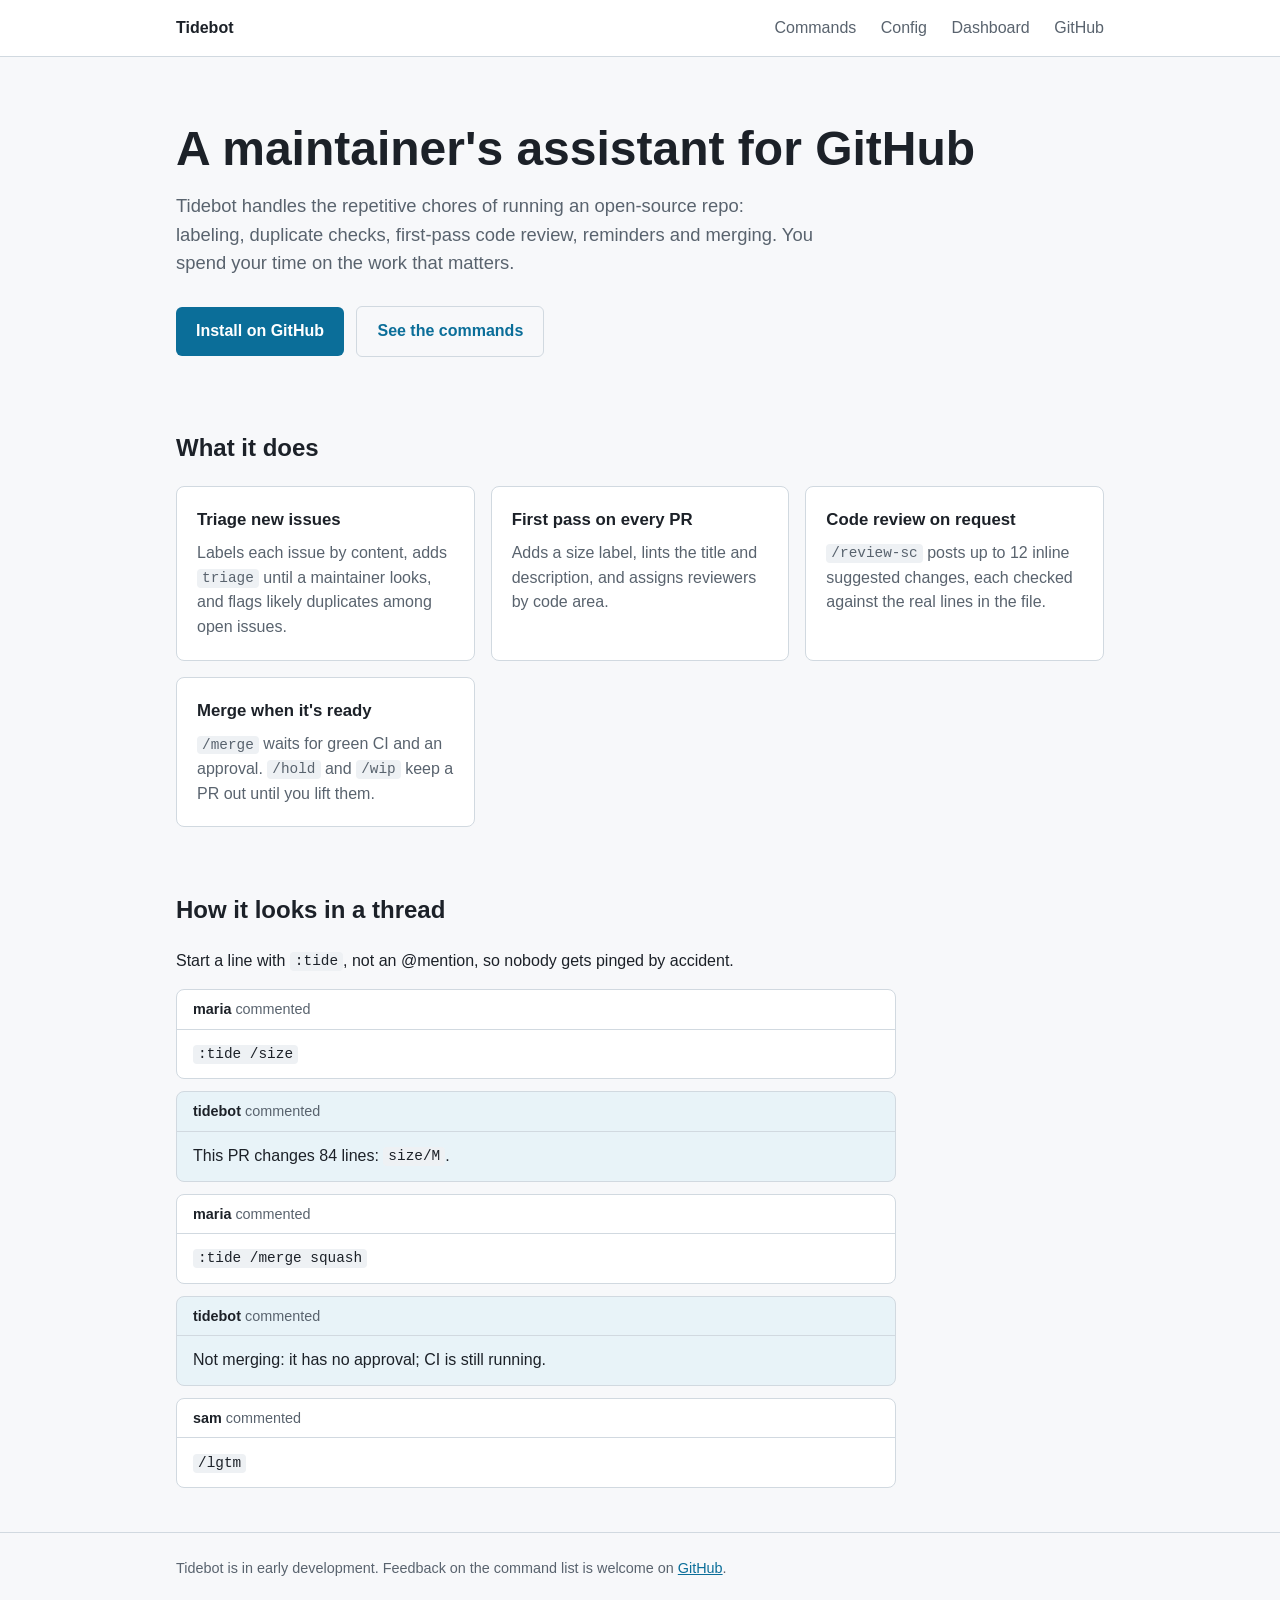
<file: site/index.html>
<!doctype html>
<html lang="en">
<head>
  <meta charset="utf-8">
  <meta name="viewport" content="width=device-width, initial-scale=1">
  <title>Tidebot</title>
  <meta name="description" content="A maintainer's assistant for GitHub: labeling, duplicate checks, first-pass code review, reminders and merging.">
  <link rel="stylesheet" href="style.css">
</head>
<body>
  <header class="top">
    <div class="wrap">
      <a class="brand" href="index.html">Tidebot</a>
      <nav>
        <a href="commands.html">Commands</a>
        <a href="config.html">Config</a>
        <a href="dashboard.html">Dashboard</a>
        <a href="https://github.com/Pranjal2007v/Tidebot">GitHub</a>
      </nav>
    </div>
  </header>

  <main class="wrap">
    <div class="hero">
      <h1>A maintainer's assistant for GitHub</h1>
      <p>Tidebot handles the repetitive chores of running an open-source repo: labeling,
        duplicate checks, first-pass code review, reminders and merging. You spend your time
        on the work that matters.</p>
      <a class="button" id="install" href="https://github.com/apps/tidebot/installations/new">Install on GitHub</a>
      <a class="button secondary" href="commands.html">See the commands</a>
    </div>

    <section id="features">
      <h2>What it does</h2>
      <div class="features">
        <div class="feature">
          <h3>Triage new issues</h3>
          <p>Labels each issue by content, adds <code>triage</code> until a maintainer looks,
            and flags likely duplicates among open issues.</p>
        </div>
        <div class="feature">
          <h3>First pass on every PR</h3>
          <p>Adds a size label, lints the title and description, and assigns reviewers by
            code area.</p>
        </div>
        <div class="feature">
          <h3>Code review on request</h3>
          <p><code>/review-sc</code> posts up to 12 inline suggested changes, each checked
            against the real lines in the file.</p>
        </div>
        <div class="feature">
          <h3>Merge when it's ready</h3>
          <p><code>/merge</code> waits for green CI and an approval. <code>/hold</code> and
            <code>/wip</code> keep a PR out until you lift them.</p>
        </div>
      </div>
    </section>

    <section id="example">
      <h2>How it looks in a thread</h2>
      <p>Start a line with <code>:tide</code>, not an @mention, so nobody gets pinged by accident.</p>
      <div class="thread">
        <div class="comment">
          <div class="meta"><strong>maria</strong> commented</div>
          <div class="body"><p><code>:tide /size</code></p></div>
        </div>
        <div class="comment bot">
          <div class="meta"><strong>tidebot</strong> commented</div>
          <div class="body"><p>This PR changes 84 lines: <code>size/M</code>.</p></div>
        </div>
        <div class="comment">
          <div class="meta"><strong>maria</strong> commented</div>
          <div class="body"><p><code>:tide /merge squash</code></p></div>
        </div>
        <div class="comment bot">
          <div class="meta"><strong>tidebot</strong> commented</div>
          <div class="body"><p>Not merging: it has no approval; CI is still running.</p></div>
        </div>
        <div class="comment">
          <div class="meta"><strong>sam</strong> commented</div>
          <div class="body"><p><code>/lgtm</code></p></div>
        </div>
      </div>
    </section>
  </main>

  <footer>
    <div class="wrap">Tidebot is in early development. Feedback on the command list is welcome on
      <a href="https://github.com/Pranjal2007v/Tidebot/issues">GitHub</a>.</div>
  </footer>
</body>
</html>
</file>
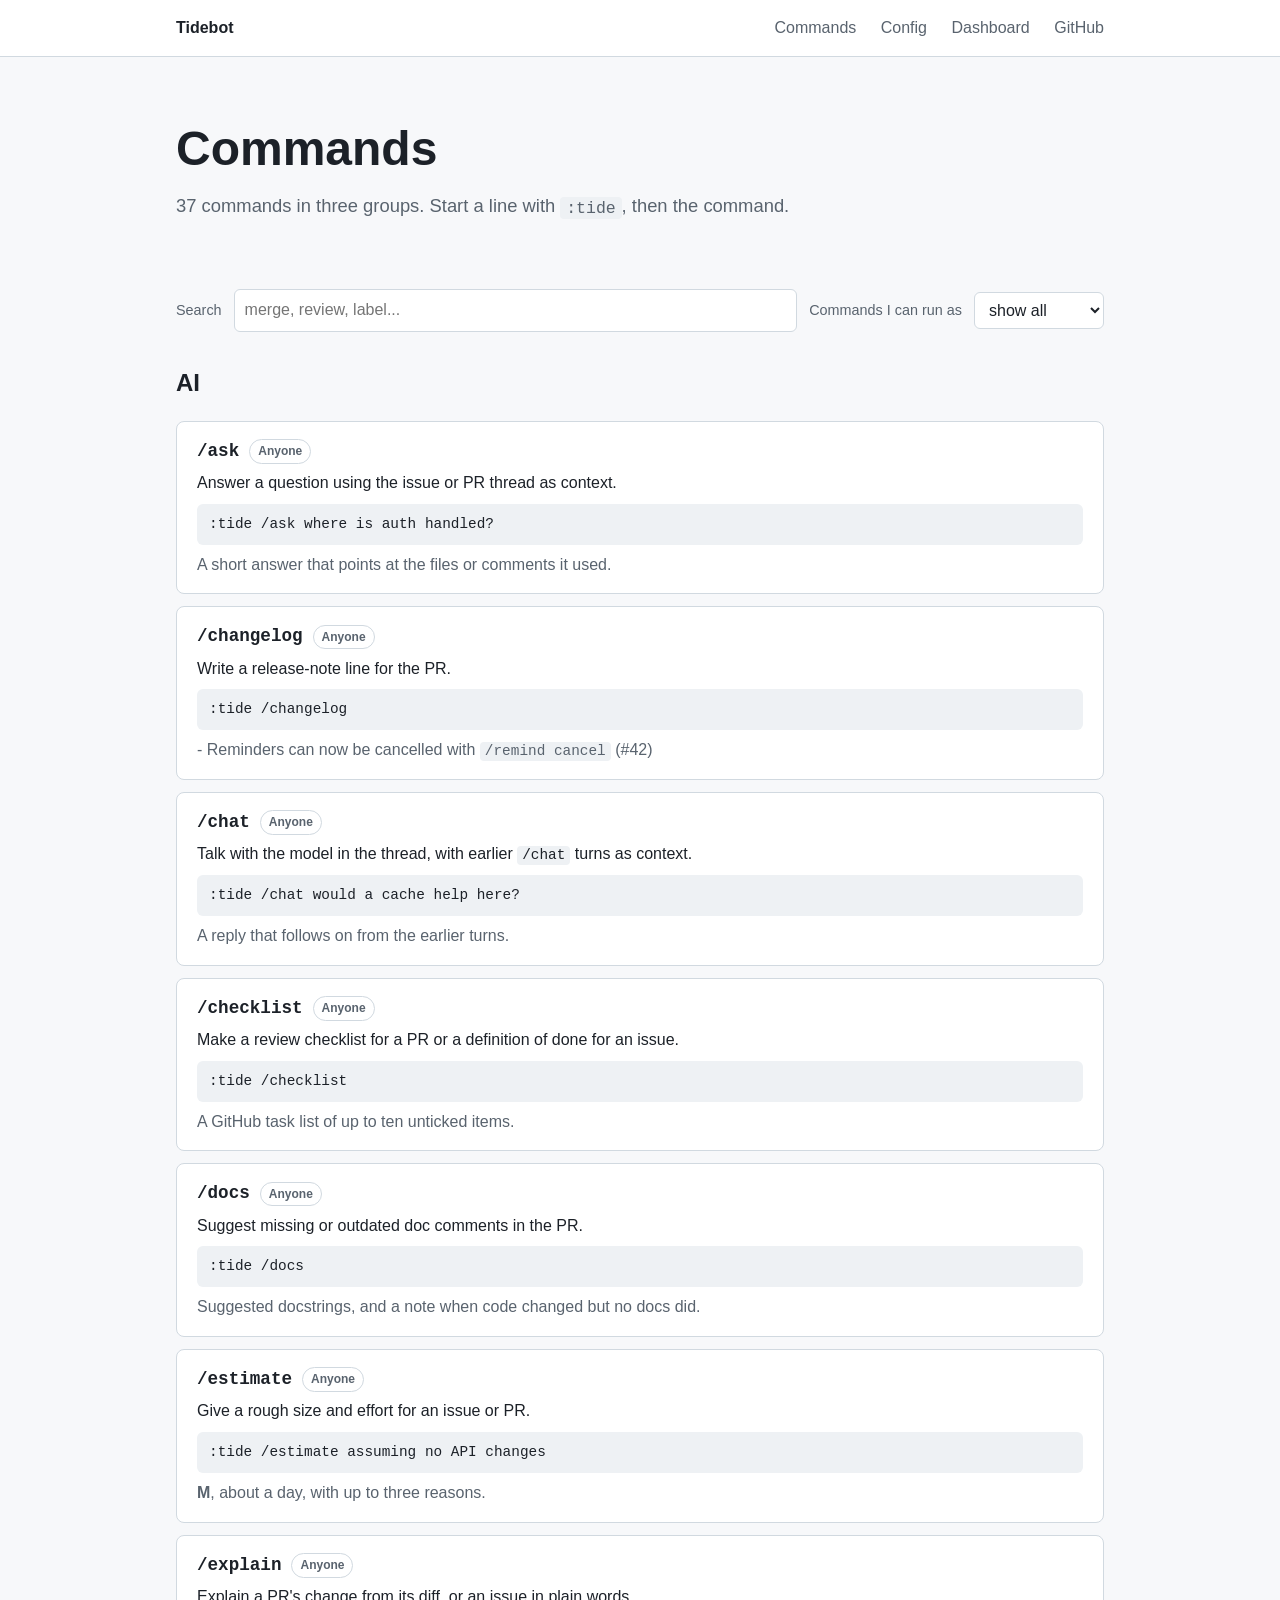
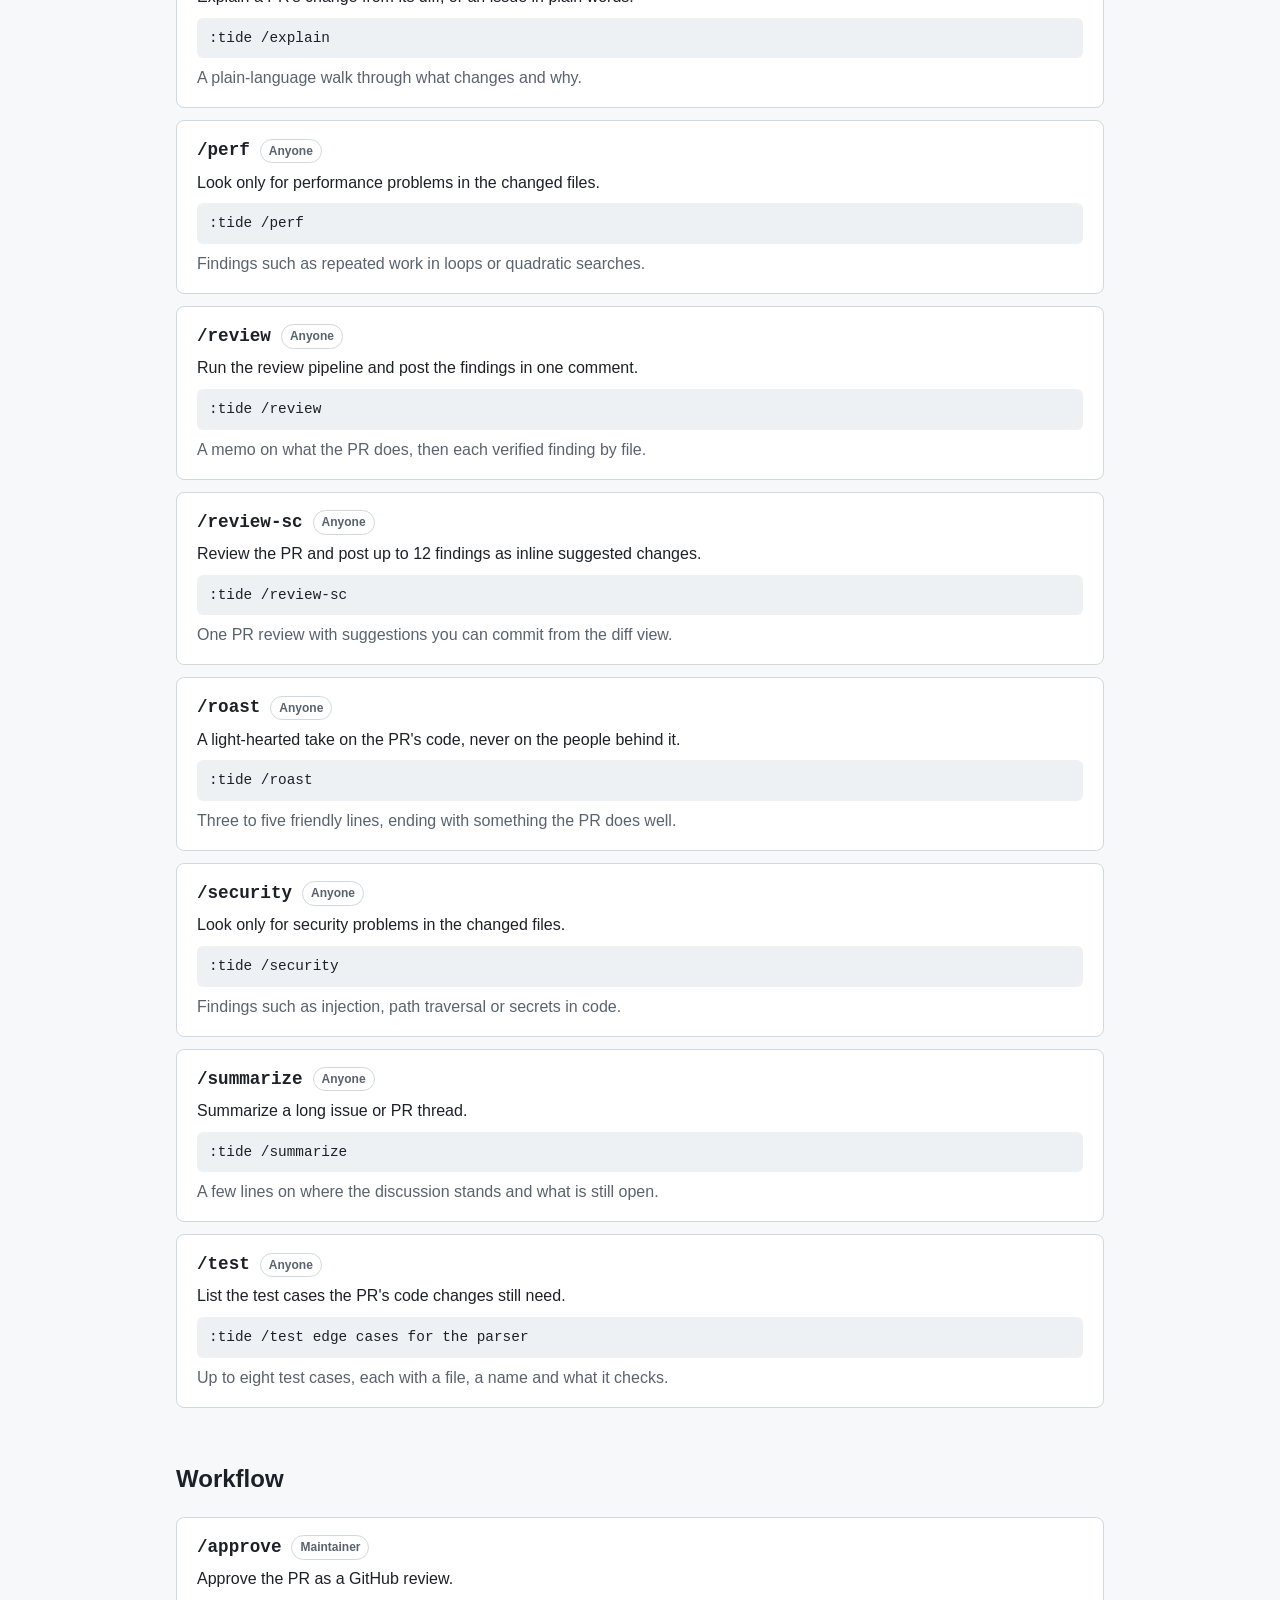
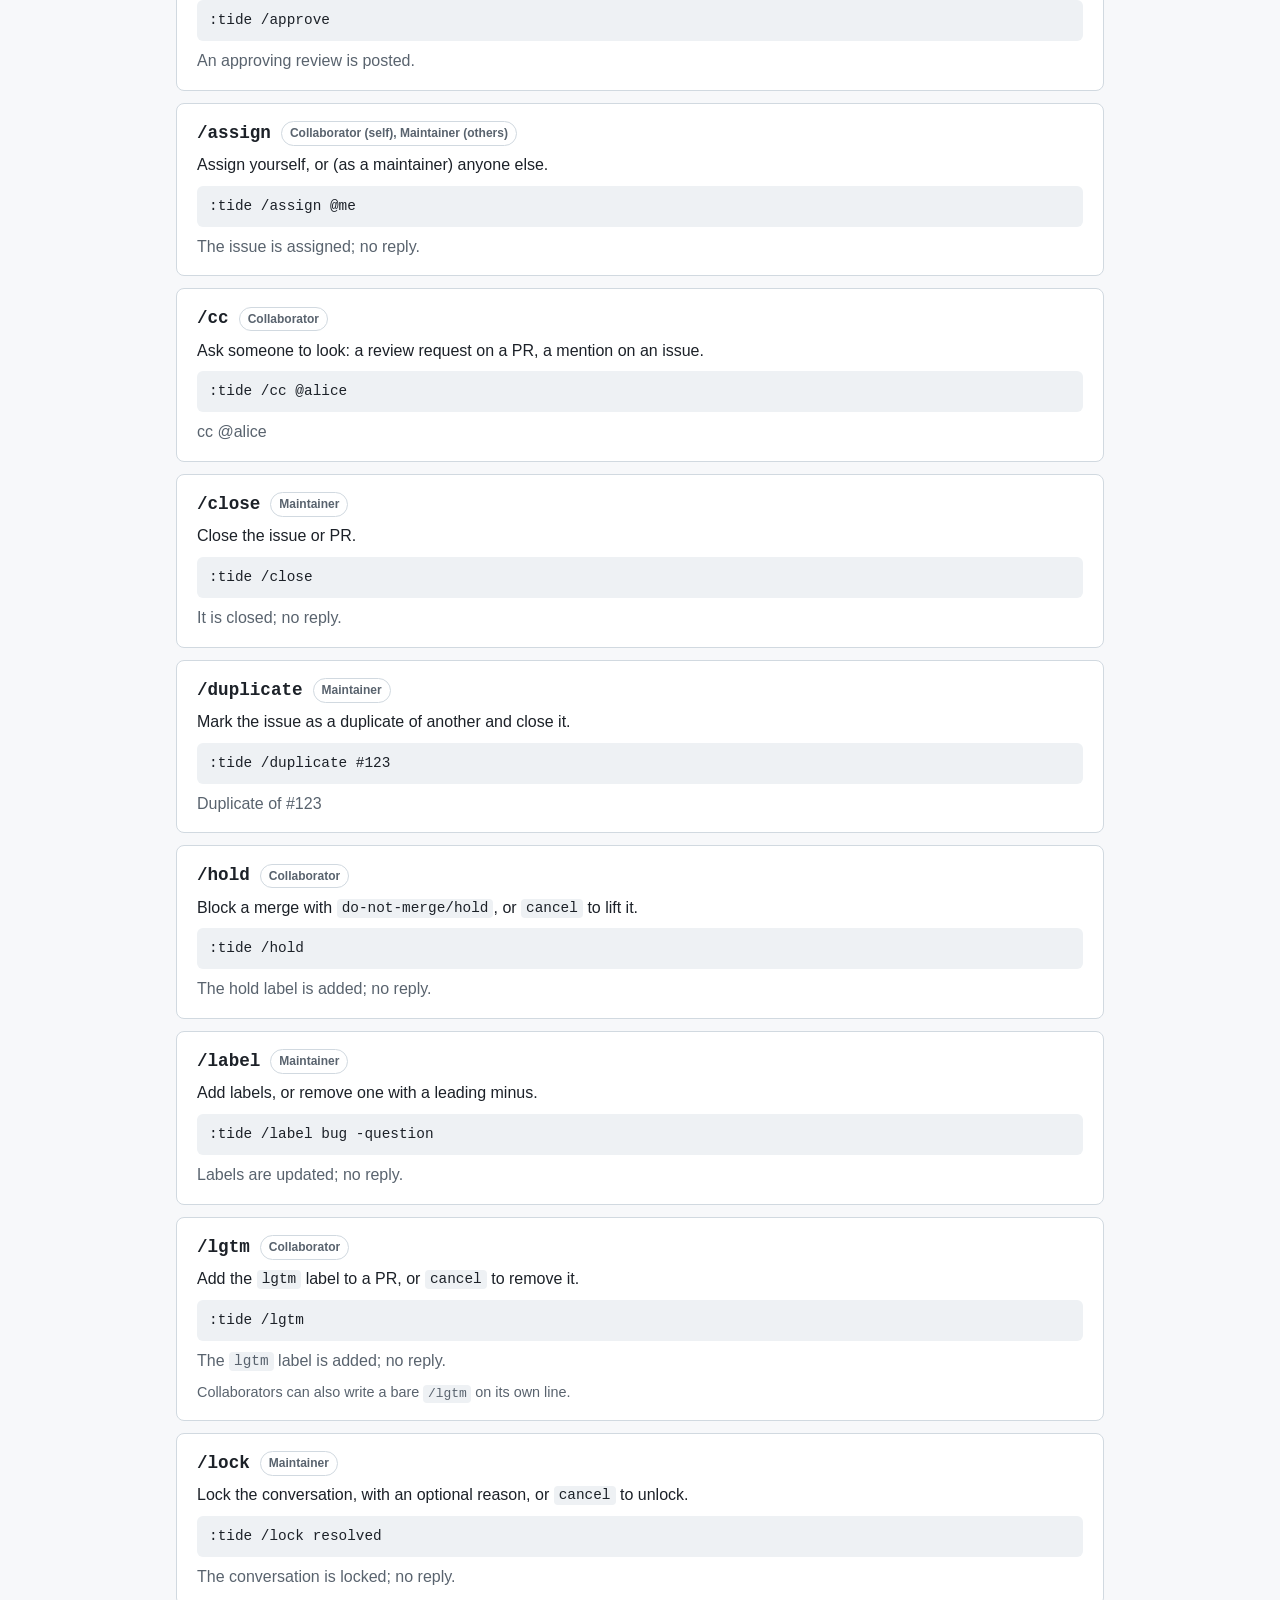
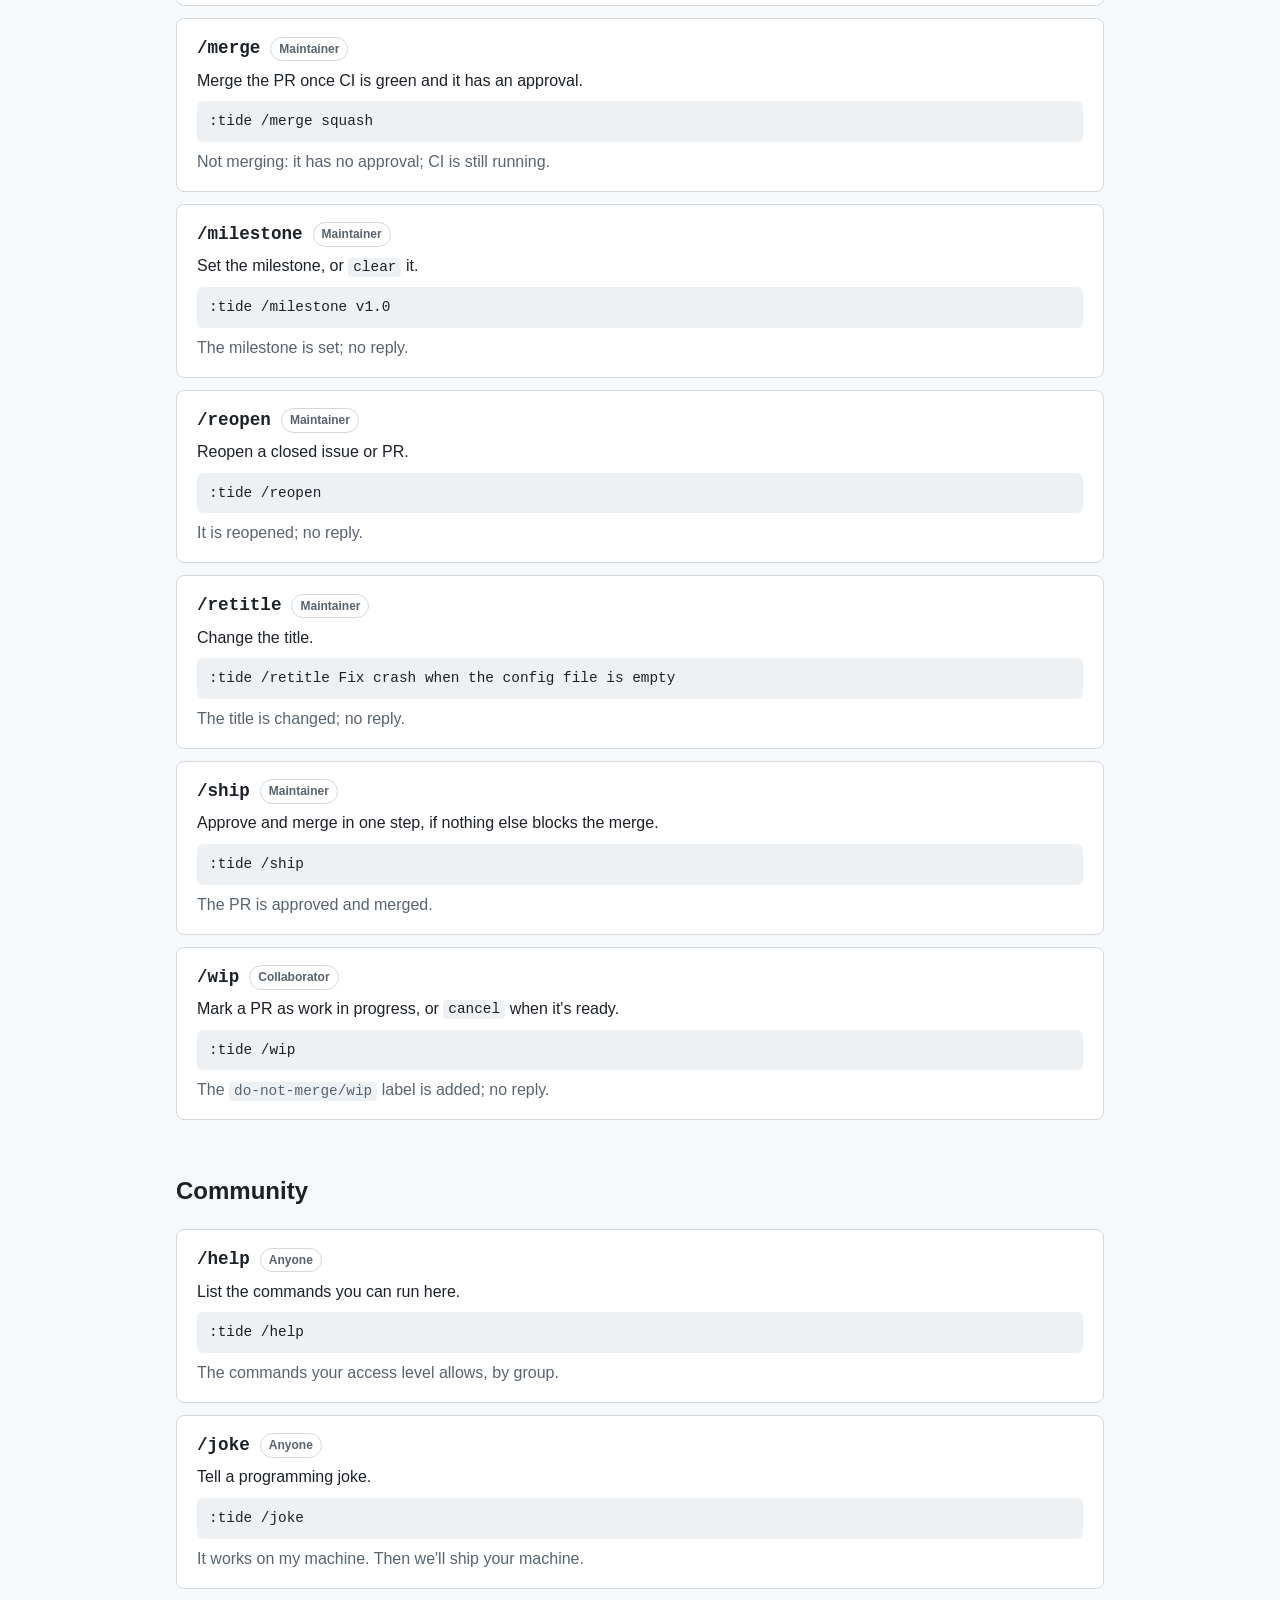
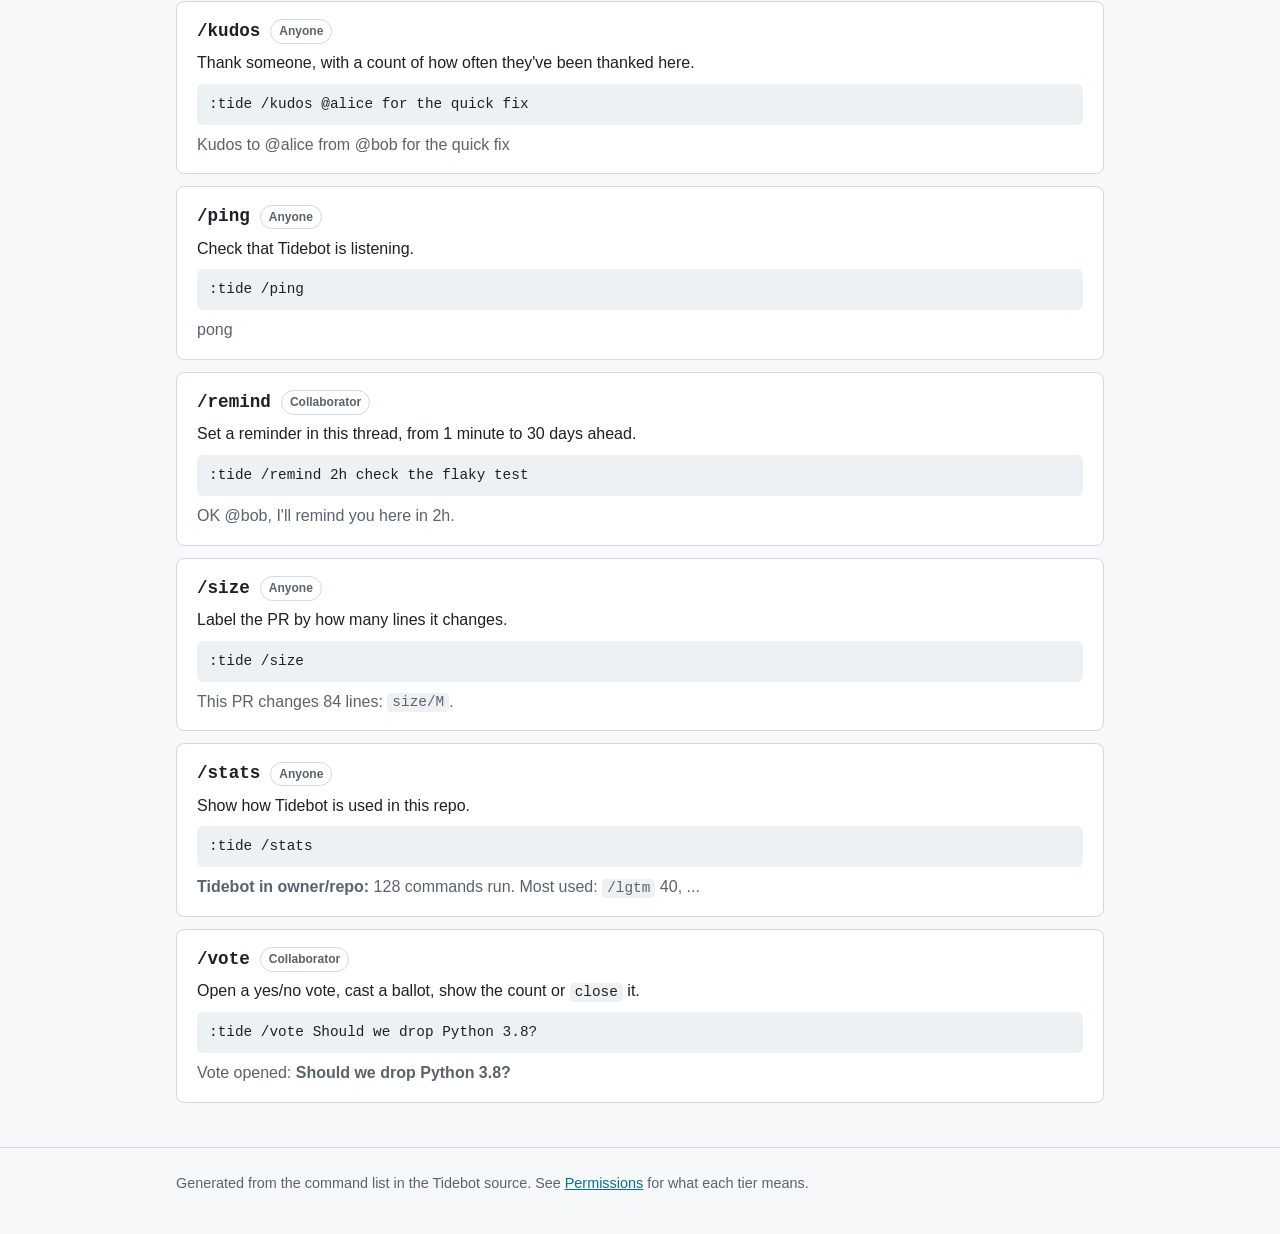
<file: site/commands.html>
<!doctype html>
<html lang="en">
<head>
  <meta charset="utf-8">
  <meta name="viewport" content="width=device-width, initial-scale=1">
  <title>Tidebot commands</title>
  <meta name="description" content="Every Tidebot command, who can run it and an example.">
  <link rel="stylesheet" href="style.css">
</head>
<body>
  <header class="top">
    <div class="wrap">
      <a class="brand" href="index.html">Tidebot</a>
      <nav>
        <a href="commands.html">Commands</a>
        <a href="config.html">Config</a>
        <a href="dashboard.html">Dashboard</a>
        <a href="https://github.com/Pranjal2007v/Tidebot">GitHub</a>
      </nav>
    </div>
  </header>

  <main class="wrap">
    <div class="hero">
      <h1>Commands</h1>
      <p>37 commands in three groups. Start a line with <code>:tide</code>, then the command.</p>
    </div>
    <form class="filters" role="search" onsubmit="return false">
      <label for="search">Search</label>
      <input type="search" id="search" placeholder="merge, review, label..." autocomplete="off">
      <label for="tier">Commands I can run as</label>
      <select id="tier">
        <option value="">show all</option>
        <option value="0">Anyone</option>
        <option value="1">Collaborator</option>
        <option value="2">Maintainer</option>
      </select>
    </form>
    <p id="no-results" hidden>No command matches that search.</p>

    <section class="group" id="group-ai">
      <h2>AI</h2>
      <article class="command" id="ask" data-level="0" data-search="ask ai anyone answer a question using the issue or pr thread as context.">
        <h3><a href="#ask">/ask</a> <span class="tier">Anyone</span></h3>
        <p>Answer a question using the issue or PR thread as context.</p>
        <pre><code>:tide /ask where is auth handled?</code></pre>
        <p class="result">A short answer that points at the files or comments it used.</p>
      </article>
      <article class="command" id="changelog" data-level="0" data-search="changelog ai anyone write a release-note line for the pr.">
        <h3><a href="#changelog">/changelog</a> <span class="tier">Anyone</span></h3>
        <p>Write a release-note line for the PR.</p>
        <pre><code>:tide /changelog</code></pre>
        <p class="result">- Reminders can now be cancelled with <code>/remind cancel</code> (#42)</p>
      </article>
      <article class="command" id="chat" data-level="0" data-search="chat ai anyone talk with the model in the thread, with earlier `/chat` turns as context.">
        <h3><a href="#chat">/chat</a> <span class="tier">Anyone</span></h3>
        <p>Talk with the model in the thread, with earlier <code>/chat</code> turns as context.</p>
        <pre><code>:tide /chat would a cache help here?</code></pre>
        <p class="result">A reply that follows on from the earlier turns.</p>
      </article>
      <article class="command" id="checklist" data-level="0" data-search="checklist ai anyone make a review checklist for a pr or a definition of done for an issue.">
        <h3><a href="#checklist">/checklist</a> <span class="tier">Anyone</span></h3>
        <p>Make a review checklist for a PR or a definition of done for an issue.</p>
        <pre><code>:tide /checklist</code></pre>
        <p class="result">A GitHub task list of up to ten unticked items.</p>
      </article>
      <article class="command" id="docs" data-level="0" data-search="docs ai anyone suggest missing or outdated doc comments in the pr.">
        <h3><a href="#docs">/docs</a> <span class="tier">Anyone</span></h3>
        <p>Suggest missing or outdated doc comments in the PR.</p>
        <pre><code>:tide /docs</code></pre>
        <p class="result">Suggested docstrings, and a note when code changed but no docs did.</p>
      </article>
      <article class="command" id="estimate" data-level="0" data-search="estimate ai anyone give a rough size and effort for an issue or pr.">
        <h3><a href="#estimate">/estimate</a> <span class="tier">Anyone</span></h3>
        <p>Give a rough size and effort for an issue or PR.</p>
        <pre><code>:tide /estimate assuming no API changes</code></pre>
        <p class="result"><strong>M</strong>, about a day, with up to three reasons.</p>
      </article>
      <article class="command" id="explain" data-level="0" data-search="explain ai anyone explain a pr&#x27;s change from its diff, or an issue in plain words.">
        <h3><a href="#explain">/explain</a> <span class="tier">Anyone</span></h3>
        <p>Explain a PR's change from its diff, or an issue in plain words.</p>
        <pre><code>:tide /explain</code></pre>
        <p class="result">A plain-language walk through what changes and why.</p>
      </article>
      <article class="command" id="perf" data-level="0" data-search="perf ai anyone look only for performance problems in the changed files.">
        <h3><a href="#perf">/perf</a> <span class="tier">Anyone</span></h3>
        <p>Look only for performance problems in the changed files.</p>
        <pre><code>:tide /perf</code></pre>
        <p class="result">Findings such as repeated work in loops or quadratic searches.</p>
      </article>
      <article class="command" id="review" data-level="0" data-search="review ai anyone run the review pipeline and post the findings in one comment.">
        <h3><a href="#review">/review</a> <span class="tier">Anyone</span></h3>
        <p>Run the review pipeline and post the findings in one comment.</p>
        <pre><code>:tide /review</code></pre>
        <p class="result">A memo on what the PR does, then each verified finding by file.</p>
      </article>
      <article class="command" id="review-sc" data-level="0" data-search="review-sc ai anyone review the pr and post up to 12 findings as inline suggested changes.">
        <h3><a href="#review-sc">/review-sc</a> <span class="tier">Anyone</span></h3>
        <p>Review the PR and post up to 12 findings as inline suggested changes.</p>
        <pre><code>:tide /review-sc</code></pre>
        <p class="result">One PR review with suggestions you can commit from the diff view.</p>
      </article>
      <article class="command" id="roast" data-level="0" data-search="roast ai anyone a light-hearted take on the pr&#x27;s code, never on the people behind it.">
        <h3><a href="#roast">/roast</a> <span class="tier">Anyone</span></h3>
        <p>A light-hearted take on the PR's code, never on the people behind it.</p>
        <pre><code>:tide /roast</code></pre>
        <p class="result">Three to five friendly lines, ending with something the PR does well.</p>
      </article>
      <article class="command" id="security" data-level="0" data-search="security ai anyone look only for security problems in the changed files.">
        <h3><a href="#security">/security</a> <span class="tier">Anyone</span></h3>
        <p>Look only for security problems in the changed files.</p>
        <pre><code>:tide /security</code></pre>
        <p class="result">Findings such as injection, path traversal or secrets in code.</p>
      </article>
      <article class="command" id="summarize" data-level="0" data-search="summarize ai anyone summarize a long issue or pr thread.">
        <h3><a href="#summarize">/summarize</a> <span class="tier">Anyone</span></h3>
        <p>Summarize a long issue or PR thread.</p>
        <pre><code>:tide /summarize</code></pre>
        <p class="result">A few lines on where the discussion stands and what is still open.</p>
      </article>
      <article class="command" id="test" data-level="0" data-search="test ai anyone list the test cases the pr&#x27;s code changes still need.">
        <h3><a href="#test">/test</a> <span class="tier">Anyone</span></h3>
        <p>List the test cases the PR's code changes still need.</p>
        <pre><code>:tide /test edge cases for the parser</code></pre>
        <p class="result">Up to eight test cases, each with a file, a name and what it checks.</p>
      </article>
    </section>

    <section class="group" id="group-workflow">
      <h2>Workflow</h2>
      <article class="command" id="approve" data-level="2" data-search="approve workflow maintainer approve the pr as a github review.">
        <h3><a href="#approve">/approve</a> <span class="tier">Maintainer</span></h3>
        <p>Approve the PR as a GitHub review.</p>
        <pre><code>:tide /approve</code></pre>
        <p class="result">An approving review is posted.</p>
      </article>
      <article class="command" id="assign" data-level="1" data-search="assign workflow collaborator (self), maintainer (others) assign yourself, or (as a maintainer) anyone else.">
        <h3><a href="#assign">/assign</a> <span class="tier">Collaborator (self), Maintainer (others)</span></h3>
        <p>Assign yourself, or (as a maintainer) anyone else.</p>
        <pre><code>:tide /assign @me</code></pre>
        <p class="result">The issue is assigned; no reply.</p>
      </article>
      <article class="command" id="cc" data-level="1" data-search="cc workflow collaborator ask someone to look: a review request on a pr, a mention on an issue.">
        <h3><a href="#cc">/cc</a> <span class="tier">Collaborator</span></h3>
        <p>Ask someone to look: a review request on a PR, a mention on an issue.</p>
        <pre><code>:tide /cc @alice</code></pre>
        <p class="result">cc @alice</p>
      </article>
      <article class="command" id="close" data-level="2" data-search="close workflow maintainer close the issue or pr.">
        <h3><a href="#close">/close</a> <span class="tier">Maintainer</span></h3>
        <p>Close the issue or PR.</p>
        <pre><code>:tide /close</code></pre>
        <p class="result">It is closed; no reply.</p>
      </article>
      <article class="command" id="duplicate" data-level="2" data-search="duplicate workflow maintainer mark the issue as a duplicate of another and close it.">
        <h3><a href="#duplicate">/duplicate</a> <span class="tier">Maintainer</span></h3>
        <p>Mark the issue as a duplicate of another and close it.</p>
        <pre><code>:tide /duplicate #123</code></pre>
        <p class="result">Duplicate of #123</p>
      </article>
      <article class="command" id="hold" data-level="1" data-search="hold workflow collaborator block a merge with `do-not-merge/hold`, or `cancel` to lift it.">
        <h3><a href="#hold">/hold</a> <span class="tier">Collaborator</span></h3>
        <p>Block a merge with <code>do-not-merge/hold</code>, or <code>cancel</code> to lift it.</p>
        <pre><code>:tide /hold</code></pre>
        <p class="result">The hold label is added; no reply.</p>
      </article>
      <article class="command" id="label" data-level="2" data-search="label workflow maintainer add labels, or remove one with a leading minus.">
        <h3><a href="#label">/label</a> <span class="tier">Maintainer</span></h3>
        <p>Add labels, or remove one with a leading minus.</p>
        <pre><code>:tide /label bug -question</code></pre>
        <p class="result">Labels are updated; no reply.</p>
      </article>
      <article class="command" id="lgtm" data-level="1" data-search="lgtm workflow collaborator add the `lgtm` label to a pr, or `cancel` to remove it.">
        <h3><a href="#lgtm">/lgtm</a> <span class="tier">Collaborator</span></h3>
        <p>Add the <code>lgtm</code> label to a PR, or <code>cancel</code> to remove it.</p>
        <pre><code>:tide /lgtm</code></pre>
        <p class="result">The <code>lgtm</code> label is added; no reply.</p>
        <p class="note">Collaborators can also write a bare <code>/lgtm</code> on its own line.</p>
      </article>
      <article class="command" id="lock" data-level="2" data-search="lock workflow maintainer lock the conversation, with an optional reason, or `cancel` to unlock.">
        <h3><a href="#lock">/lock</a> <span class="tier">Maintainer</span></h3>
        <p>Lock the conversation, with an optional reason, or <code>cancel</code> to unlock.</p>
        <pre><code>:tide /lock resolved</code></pre>
        <p class="result">The conversation is locked; no reply.</p>
      </article>
      <article class="command" id="merge" data-level="2" data-search="merge workflow maintainer merge the pr once ci is green and it has an approval.">
        <h3><a href="#merge">/merge</a> <span class="tier">Maintainer</span></h3>
        <p>Merge the PR once CI is green and it has an approval.</p>
        <pre><code>:tide /merge squash</code></pre>
        <p class="result">Not merging: it has no approval; CI is still running.</p>
      </article>
      <article class="command" id="milestone" data-level="2" data-search="milestone workflow maintainer set the milestone, or `clear` it.">
        <h3><a href="#milestone">/milestone</a> <span class="tier">Maintainer</span></h3>
        <p>Set the milestone, or <code>clear</code> it.</p>
        <pre><code>:tide /milestone v1.0</code></pre>
        <p class="result">The milestone is set; no reply.</p>
      </article>
      <article class="command" id="reopen" data-level="2" data-search="reopen workflow maintainer reopen a closed issue or pr.">
        <h3><a href="#reopen">/reopen</a> <span class="tier">Maintainer</span></h3>
        <p>Reopen a closed issue or PR.</p>
        <pre><code>:tide /reopen</code></pre>
        <p class="result">It is reopened; no reply.</p>
      </article>
      <article class="command" id="retitle" data-level="2" data-search="retitle workflow maintainer change the title.">
        <h3><a href="#retitle">/retitle</a> <span class="tier">Maintainer</span></h3>
        <p>Change the title.</p>
        <pre><code>:tide /retitle Fix crash when the config file is empty</code></pre>
        <p class="result">The title is changed; no reply.</p>
      </article>
      <article class="command" id="ship" data-level="2" data-search="ship workflow maintainer approve and merge in one step, if nothing else blocks the merge.">
        <h3><a href="#ship">/ship</a> <span class="tier">Maintainer</span></h3>
        <p>Approve and merge in one step, if nothing else blocks the merge.</p>
        <pre><code>:tide /ship</code></pre>
        <p class="result">The PR is approved and merged.</p>
      </article>
      <article class="command" id="wip" data-level="1" data-search="wip workflow collaborator mark a pr as work in progress, or `cancel` when it&#x27;s ready.">
        <h3><a href="#wip">/wip</a> <span class="tier">Collaborator</span></h3>
        <p>Mark a PR as work in progress, or <code>cancel</code> when it's ready.</p>
        <pre><code>:tide /wip</code></pre>
        <p class="result">The <code>do-not-merge/wip</code> label is added; no reply.</p>
      </article>
    </section>

    <section class="group" id="group-community">
      <h2>Community</h2>
      <article class="command" id="help" data-level="0" data-search="help community anyone list the commands you can run here.">
        <h3><a href="#help">/help</a> <span class="tier">Anyone</span></h3>
        <p>List the commands you can run here.</p>
        <pre><code>:tide /help</code></pre>
        <p class="result">The commands your access level allows, by group.</p>
      </article>
      <article class="command" id="joke" data-level="0" data-search="joke community anyone tell a programming joke.">
        <h3><a href="#joke">/joke</a> <span class="tier">Anyone</span></h3>
        <p>Tell a programming joke.</p>
        <pre><code>:tide /joke</code></pre>
        <p class="result">It works on my machine. Then we'll ship your machine.</p>
      </article>
      <article class="command" id="kudos" data-level="0" data-search="kudos community anyone thank someone, with a count of how often they&#x27;ve been thanked here.">
        <h3><a href="#kudos">/kudos</a> <span class="tier">Anyone</span></h3>
        <p>Thank someone, with a count of how often they've been thanked here.</p>
        <pre><code>:tide /kudos @alice for the quick fix</code></pre>
        <p class="result">Kudos to @alice from @bob for the quick fix</p>
      </article>
      <article class="command" id="ping" data-level="0" data-search="ping community anyone check that tidebot is listening.">
        <h3><a href="#ping">/ping</a> <span class="tier">Anyone</span></h3>
        <p>Check that Tidebot is listening.</p>
        <pre><code>:tide /ping</code></pre>
        <p class="result">pong</p>
      </article>
      <article class="command" id="remind" data-level="1" data-search="remind community collaborator set a reminder in this thread, from 1 minute to 30 days ahead.">
        <h3><a href="#remind">/remind</a> <span class="tier">Collaborator</span></h3>
        <p>Set a reminder in this thread, from 1 minute to 30 days ahead.</p>
        <pre><code>:tide /remind 2h check the flaky test</code></pre>
        <p class="result">OK @bob, I'll remind you here in 2h.</p>
      </article>
      <article class="command" id="size" data-level="0" data-search="size community anyone label the pr by how many lines it changes.">
        <h3><a href="#size">/size</a> <span class="tier">Anyone</span></h3>
        <p>Label the PR by how many lines it changes.</p>
        <pre><code>:tide /size</code></pre>
        <p class="result">This PR changes 84 lines: <code>size/M</code>.</p>
      </article>
      <article class="command" id="stats" data-level="0" data-search="stats community anyone show how tidebot is used in this repo.">
        <h3><a href="#stats">/stats</a> <span class="tier">Anyone</span></h3>
        <p>Show how Tidebot is used in this repo.</p>
        <pre><code>:tide /stats</code></pre>
        <p class="result"><strong>Tidebot in owner/repo:</strong> 128 commands run. Most used: <code>/lgtm</code> 40, ...</p>
      </article>
      <article class="command" id="vote" data-level="1" data-search="vote community collaborator open a yes/no vote, cast a ballot, show the count or `close` it.">
        <h3><a href="#vote">/vote</a> <span class="tier">Collaborator</span></h3>
        <p>Open a yes/no vote, cast a ballot, show the count or <code>close</code> it.</p>
        <pre><code>:tide /vote Should we drop Python 3.8?</code></pre>
        <p class="result">Vote opened: <strong>Should we drop Python 3.8?</strong></p>
      </article>
    </section>
  </main>

  <footer>
    <div class="wrap">Generated from the command list in the Tidebot source. See <a href="https://github.com/Pranjal2007v/Tidebot#permissions">Permissions</a> for what each tier means.</div>
  </footer>
  <script src="search.js"></script>
</body>
</html>
</file>
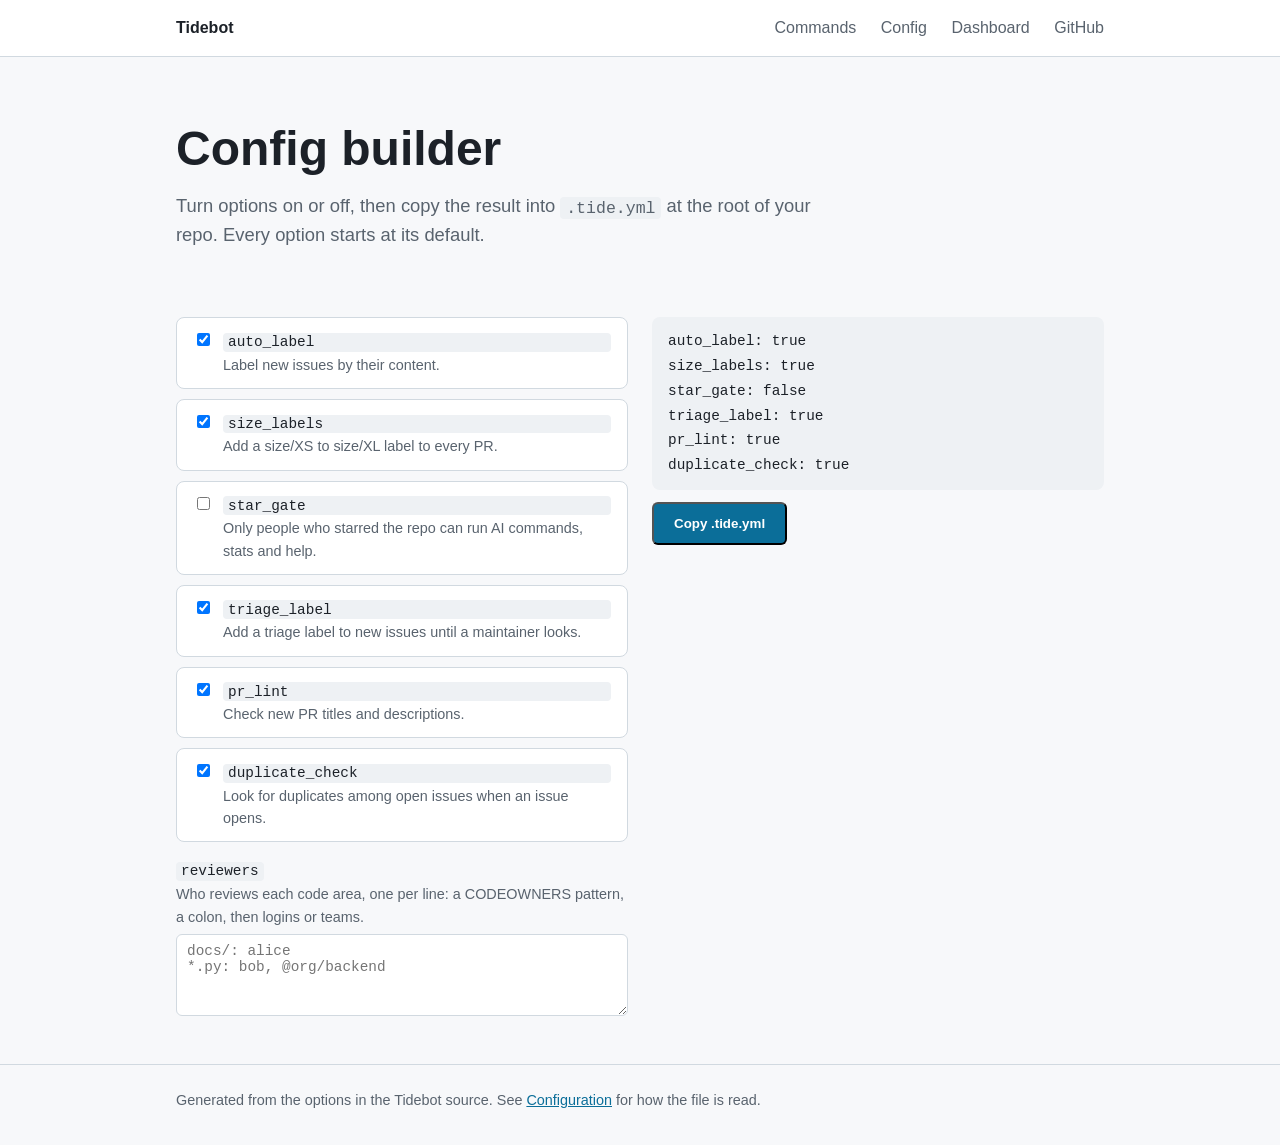
<file: site/config.html>
<!doctype html>
<html lang="en">
<head>
  <meta charset="utf-8">
  <meta name="viewport" content="width=device-width, initial-scale=1">
  <title>Tidebot config builder</title>
  <meta name="description" content="Pick Tidebot&#x27;s options and copy the .tide.yml.">
  <link rel="stylesheet" href="style.css">
</head>
<body>
  <header class="top">
    <div class="wrap">
      <a class="brand" href="index.html">Tidebot</a>
      <nav>
        <a href="commands.html">Commands</a>
        <a href="config.html">Config</a>
        <a href="dashboard.html">Dashboard</a>
        <a href="https://github.com/Pranjal2007v/Tidebot">GitHub</a>
      </nav>
    </div>
  </header>

  <main class="wrap">
    <div class="hero">
      <h1>Config builder</h1>
      <p>Turn options on or off, then copy the result into <code>.tide.yml</code> at the root of your repo. Every option starts at its default.</p>
    </div>
    <div class="builder">
      <form id="options" onsubmit="return false">
        <label class="option">
          <input type="checkbox" id="auto_label" name="auto_label" data-default="true" checked>
          <code>auto_label</code>
          <span>Label new issues by their content.</span>
        </label>
        <label class="option">
          <input type="checkbox" id="size_labels" name="size_labels" data-default="true" checked>
          <code>size_labels</code>
          <span>Add a size/XS to size/XL label to every PR.</span>
        </label>
        <label class="option">
          <input type="checkbox" id="star_gate" name="star_gate" data-default="false">
          <code>star_gate</code>
          <span>Only people who starred the repo can run AI commands, stats and help.</span>
        </label>
        <label class="option">
          <input type="checkbox" id="triage_label" name="triage_label" data-default="true" checked>
          <code>triage_label</code>
          <span>Add a triage label to new issues until a maintainer looks.</span>
        </label>
        <label class="option">
          <input type="checkbox" id="pr_lint" name="pr_lint" data-default="true" checked>
          <code>pr_lint</code>
          <span>Check new PR titles and descriptions.</span>
        </label>
        <label class="option">
          <input type="checkbox" id="duplicate_check" name="duplicate_check" data-default="true" checked>
          <code>duplicate_check</code>
          <span>Look for duplicates among open issues when an issue opens.</span>
        </label>
        <label class="reviewers" for="reviewers"><code>reviewers</code> <span>Who reviews each code area, one per line: a CODEOWNERS pattern, a colon, then logins or teams.</span></label>
        <textarea id="reviewers" rows="4" spellcheck="false" placeholder="docs/: alice&#10;*.py: bob, @org/backend"></textarea>
      </form>
      <div class="output">
        <pre><code id="yaml">auto_label: true
size_labels: true
star_gate: false
triage_label: true
pr_lint: true
duplicate_check: true
</code></pre>
        <button type="button" class="button" id="copy">Copy .tide.yml</button>
      </div>
    </div>
  </main>

  <footer>
    <div class="wrap">Generated from the options in the Tidebot source. See <a href="https://github.com/Pranjal2007v/Tidebot#configuration">Configuration</a> for how the file is read.</div>
  </footer>
  <script src="config.js"></script>
</body>
</html>
</file>
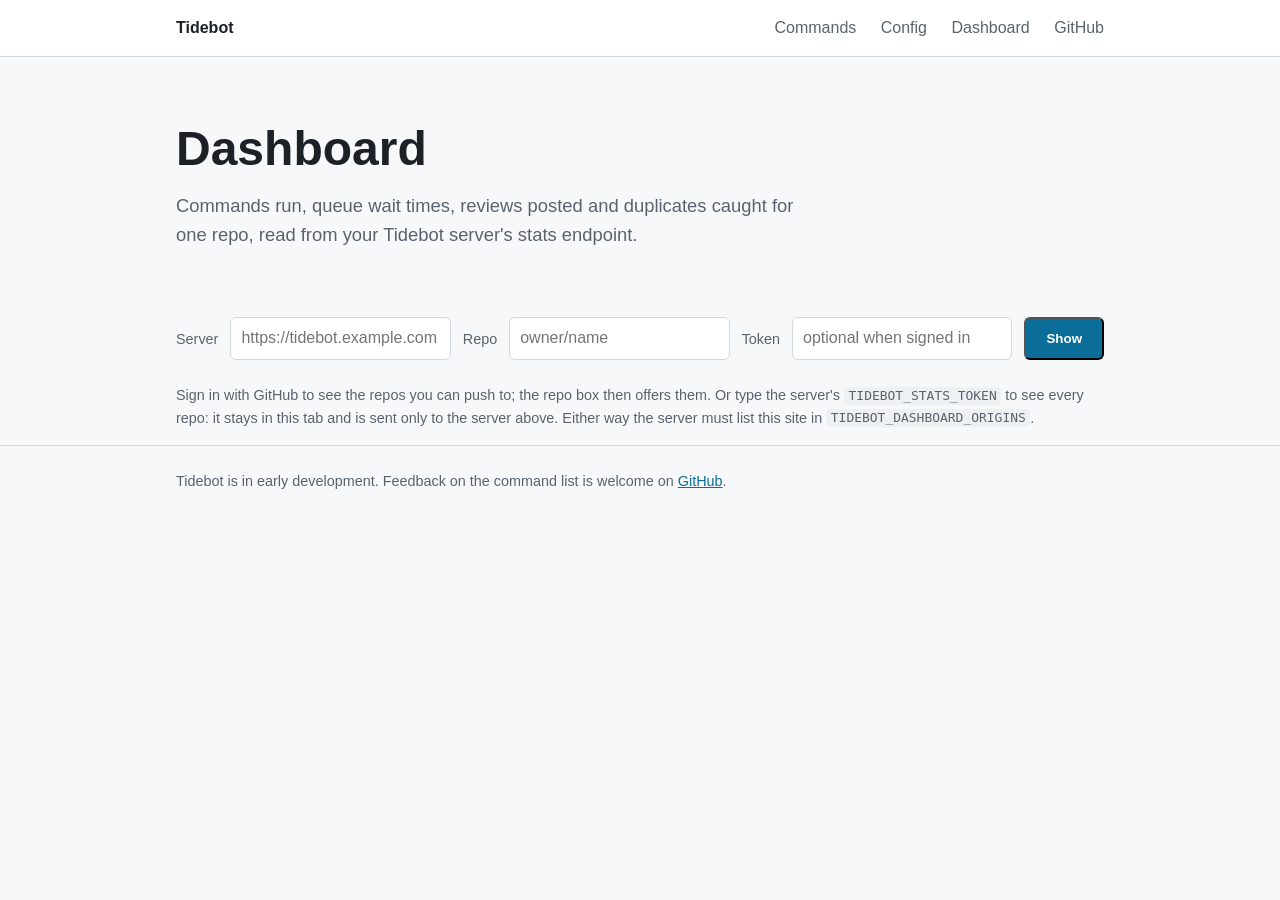
<file: site/dashboard.html>
<!doctype html>
<html lang="en">
<head>
  <meta charset="utf-8">
  <meta name="viewport" content="width=device-width, initial-scale=1">
  <title>Tidebot dashboard</title>
  <meta name="description" content="Commands run, queue wait times, reviews posted and duplicates caught for a repo that runs Tidebot.">
  <link rel="stylesheet" href="style.css">
</head>
<body>
  <header class="top">
    <div class="wrap">
      <a class="brand" href="index.html">Tidebot</a>
      <nav>
        <a href="commands.html">Commands</a>
        <a href="config.html">Config</a>
        <a href="dashboard.html">Dashboard</a>
        <a href="https://github.com/Pranjal2007v/Tidebot">GitHub</a>
      </nav>
    </div>
  </header>

  <main class="wrap">
    <div class="hero">
      <h1>Dashboard</h1>
      <p>Commands run, queue wait times, reviews posted and duplicates caught for one repo,
        read from your Tidebot server's stats endpoint.</p>
    </div>

    <form id="lookup" class="filters">
      <label for="server">Server</label>
      <input id="server" name="server" type="url" placeholder="https://tidebot.example.com" required>
      <label for="repo">Repo</label>
      <input id="repo" name="repo" type="text" placeholder="owner/name" pattern="[^/\s]+/[^/\s]+" list="repos" required>
      <datalist id="repos"></datalist>
      <label for="token">Token</label>
      <input id="token" name="token" type="password" autocomplete="off" placeholder="optional when signed in">
      <button class="button" type="submit">Show</button>
    </form>
    <p>
      <a id="signin" class="button" href="#" hidden>Sign in with GitHub</a>
      <span id="who"></span>
      <button id="signout" class="button secondary" type="button" hidden>Sign out</button>
    </p>
    <p class="note">Sign in with GitHub to see the repos you can push to; the repo box then offers
      them. Or type the server's <code>TIDEBOT_STATS_TOKEN</code> to see every repo: it stays in
      this tab and is sent only to the server above. Either way the server must list this site in
      <code>TIDEBOT_DASHBOARD_ORIGINS</code>.</p>

    <p id="status" role="status"></p>
    <section id="numbers" class="features" hidden></section>
  </main>

  <footer>
    <div class="wrap">Tidebot is in early development. Feedback on the command list is welcome on
      <a href="https://github.com/Pranjal2007v/Tidebot/issues">GitHub</a>.</div>
  </footer>
  <script src="dashboard.js"></script>
</body>
</html>
</file>
<file: site/style.css>
:root {
  --bg: #f7f8fa;
  --surface: #ffffff;
  --text: #1c2128;
  --muted: #59636e;
  --border: #d1d9e0;
  --accent: #0b6e99;
  --accent-text: #ffffff;
  --code-bg: #eef1f4;
  --bot: #e8f3f8;
}

@media (prefers-color-scheme: dark) {
  :root {
    --bg: #0f1419;
    --surface: #161b22;
    --text: #e6edf3;
    --muted: #9198a1;
    --border: #30363d;
    --accent: #4cb3d9;
    --accent-text: #0f1419;
    --code-bg: #1f262e;
    --bot: #13242e;
  }
}

* { box-sizing: border-box; }

body {
  margin: 0;
  background: var(--bg);
  color: var(--text);
  font: 16px/1.55 -apple-system, BlinkMacSystemFont, "Segoe UI", Roboto, sans-serif;
}

a { color: var(--accent); }

code {
  font: 0.9em ui-monospace, SFMono-Regular, Menlo, monospace;
  background: var(--code-bg);
  padding: 0.1em 0.35em;
  border-radius: 4px;
}

.wrap { max-width: 960px; margin: 0 auto; padding: 0 16px; }

header.top {
  border-bottom: 1px solid var(--border);
  background: var(--surface);
}
header.top .wrap { display: flex; align-items: center; justify-content: space-between; height: 56px; }
header.top .brand { font-weight: 700; color: var(--text); text-decoration: none; }
header.top nav a { margin-left: 20px; color: var(--muted); text-decoration: none; }
header.top nav a:hover { color: var(--text); }

.hero { padding: 64px 0 40px; }
.hero h1 { font-size: clamp(2rem, 5vw, 3rem); line-height: 1.15; margin: 0 0 16px; }
.hero p { font-size: 1.15rem; color: var(--muted); max-width: 640px; margin: 0 0 28px; }

.button {
  display: inline-block;
  padding: 12px 20px;
  border-radius: 6px;
  background: var(--accent);
  color: var(--accent-text);
  font-weight: 600;
  text-decoration: none;
}
.button.secondary { background: transparent; color: var(--accent); border: 1px solid var(--border); margin-left: 8px; }

section { padding: 32px 0; }
section h2 { font-size: 1.5rem; margin: 0 0 20px; }

.features { display: grid; grid-template-columns: repeat(auto-fit, minmax(240px, 1fr)); gap: 16px; }
.feature { background: var(--surface); border: 1px solid var(--border); border-radius: 8px; padding: 20px; }
.feature h3 { margin: 0 0 8px; font-size: 1.05rem; }
.feature p { margin: 0; color: var(--muted); }

.thread { max-width: 720px; }
.comment { background: var(--surface); border: 1px solid var(--border); border-radius: 8px; margin-bottom: 12px; overflow: hidden; }
.comment.bot { background: var(--bot); }
.comment .meta { padding: 8px 16px; border-bottom: 1px solid var(--border); color: var(--muted); font-size: 0.9rem; }
.comment .meta strong { color: var(--text); }
.comment .body { padding: 12px 16px; }
.comment .body p { margin: 0 0 8px; }
.comment .body p:last-child { margin-bottom: 0; }

footer { border-top: 1px solid var(--border); padding: 24px 0 40px; color: var(--muted); font-size: 0.9rem; }

@media (max-width: 560px) {
  header.top nav a { margin-left: 12px; }
  .button.secondary { margin: 8px 0 0; }
}

.group { padding-top: 8px; }
.command { background: var(--surface); border: 1px solid var(--border); border-radius: 8px; padding: 16px 20px; margin-bottom: 12px; }
.command h3 { margin: 0 0 6px; font-size: 1.1rem; display: flex; align-items: center; gap: 10px; flex-wrap: wrap; }
.command h3 a { color: var(--text); text-decoration: none; font-family: ui-monospace, SFMono-Regular, Menlo, monospace; }
.command p { margin: 0 0 8px; }
.command pre { margin: 0 0 8px; padding: 8px 12px; background: var(--code-bg); border-radius: 6px; overflow-x: auto; }
.command pre code { background: none; padding: 0; }
.command .result { color: var(--muted); margin: 0; }
.command .note { color: var(--muted); font-size: 0.9rem; margin: 8px 0 0; }
.tier { font-size: 0.75rem; font-weight: 600; padding: 2px 8px; border-radius: 999px; border: 1px solid var(--border); color: var(--muted); }

.filters { display: flex; flex-wrap: wrap; align-items: center; gap: 8px 12px; margin: 0 0 24px; }
.filters label { color: var(--muted); font-size: 0.9rem; }
.filters input, .filters select {
  font: inherit; color: var(--text); background: var(--surface);
  border: 1px solid var(--border); border-radius: 6px; padding: 8px 10px;
}
.filters input { flex: 1 1 220px; min-width: 0; }
[hidden] { display: none !important; }
#no-results { color: var(--muted); }

.builder { display: grid; grid-template-columns: minmax(0, 1fr) minmax(0, 1fr); gap: 24px; align-items: start; margin-bottom: 40px; }
.option { display: grid; grid-template-columns: auto 1fr; gap: 2px 10px; align-items: baseline; background: var(--surface); border: 1px solid var(--border); border-radius: 8px; padding: 12px 16px; margin-bottom: 10px; cursor: pointer; }
.option span { grid-column: 2; color: var(--muted); font-size: 0.9rem; }
.output pre { margin: 0 0 12px; padding: 12px 16px; background: var(--code-bg); border-radius: 8px; overflow-x: auto; }
.output pre code { background: none; padding: 0; }
@media (max-width: 760px) { .builder { grid-template-columns: minmax(0, 1fr); } }
.reviewers { display: block; margin: 16px 0 6px; }
.reviewers span { display: block; color: var(--muted); font-size: 0.9rem; }
#reviewers { width: 100%; box-sizing: border-box; font: 0.9rem ui-monospace, SFMono-Regular, Menlo, monospace; color: var(--text); background: var(--surface); border: 1px solid var(--border); border-radius: 6px; padding: 8px 10px; }

.feature .stat { font-size: 2rem; font-weight: 700; color: var(--text); margin: 0 0 4px; }
.note { color: var(--muted); font-size: 0.9rem; }
#status { color: var(--muted); }
</file>
